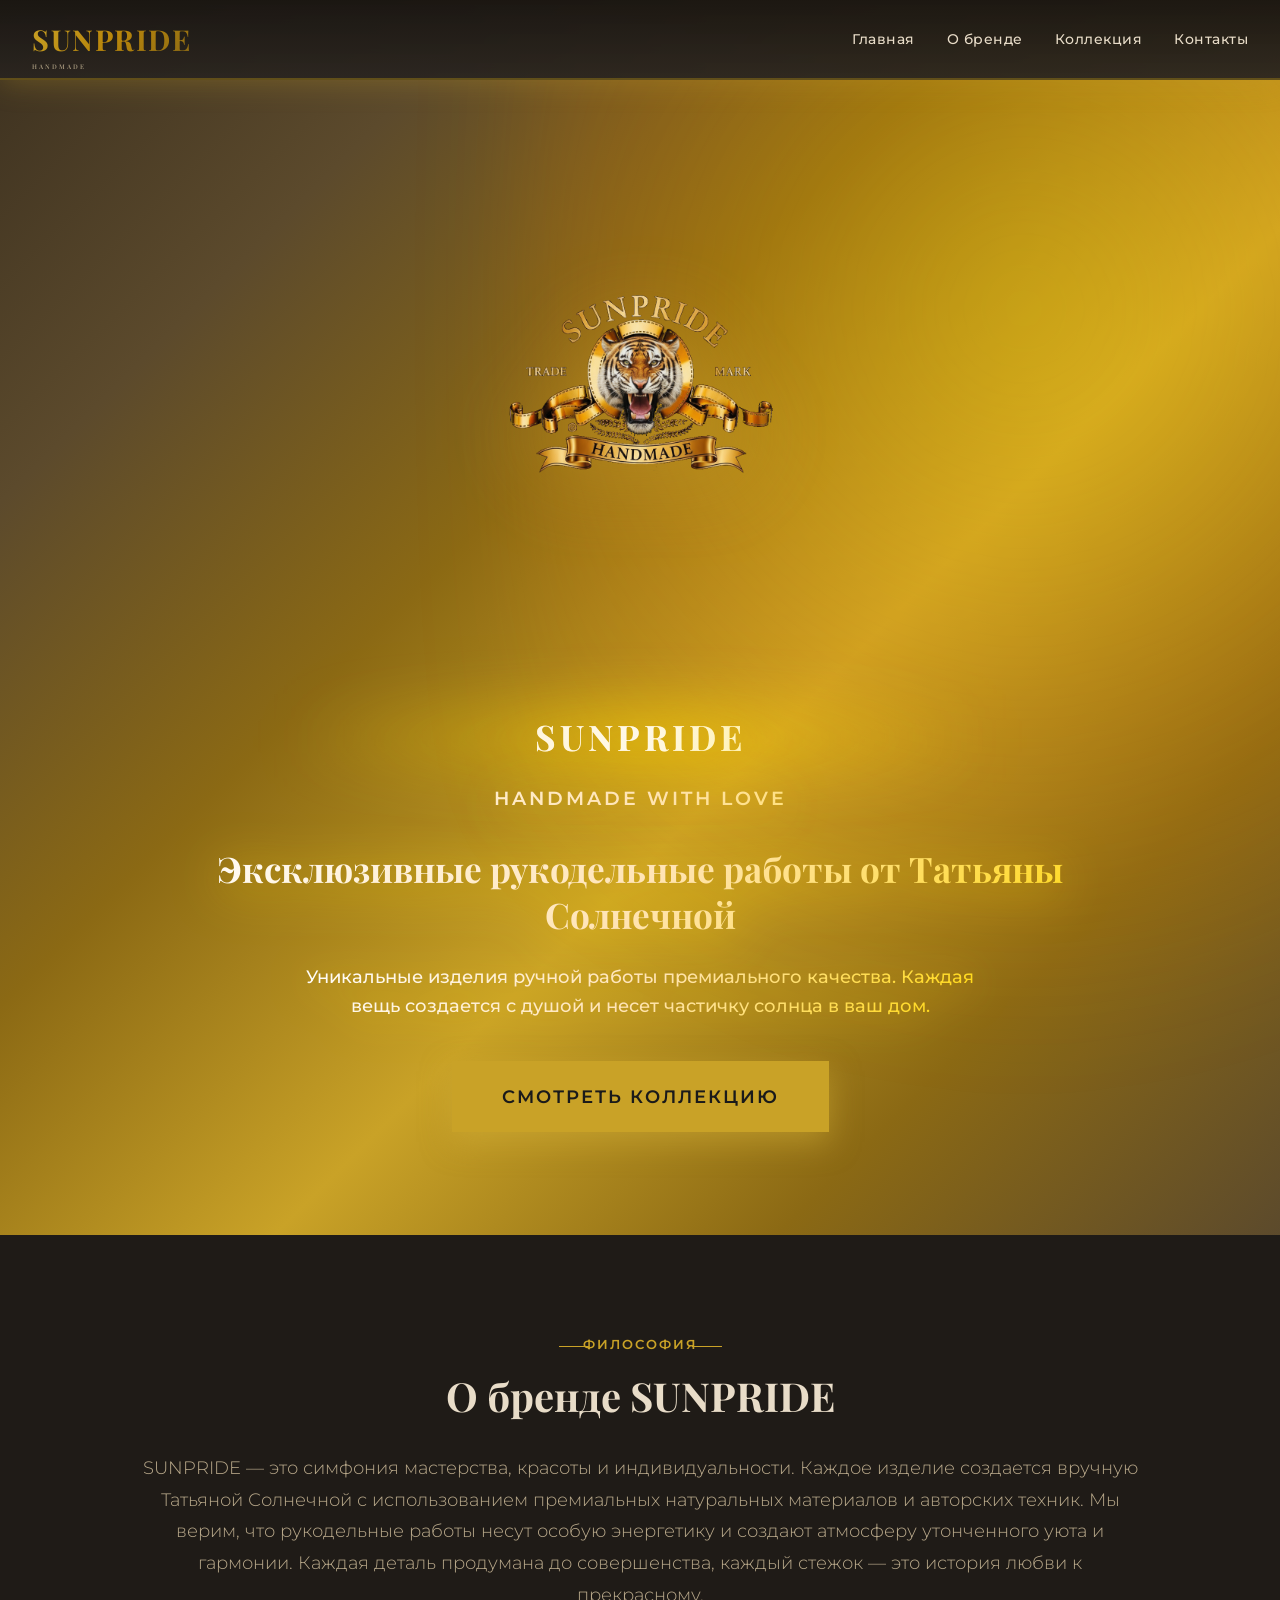
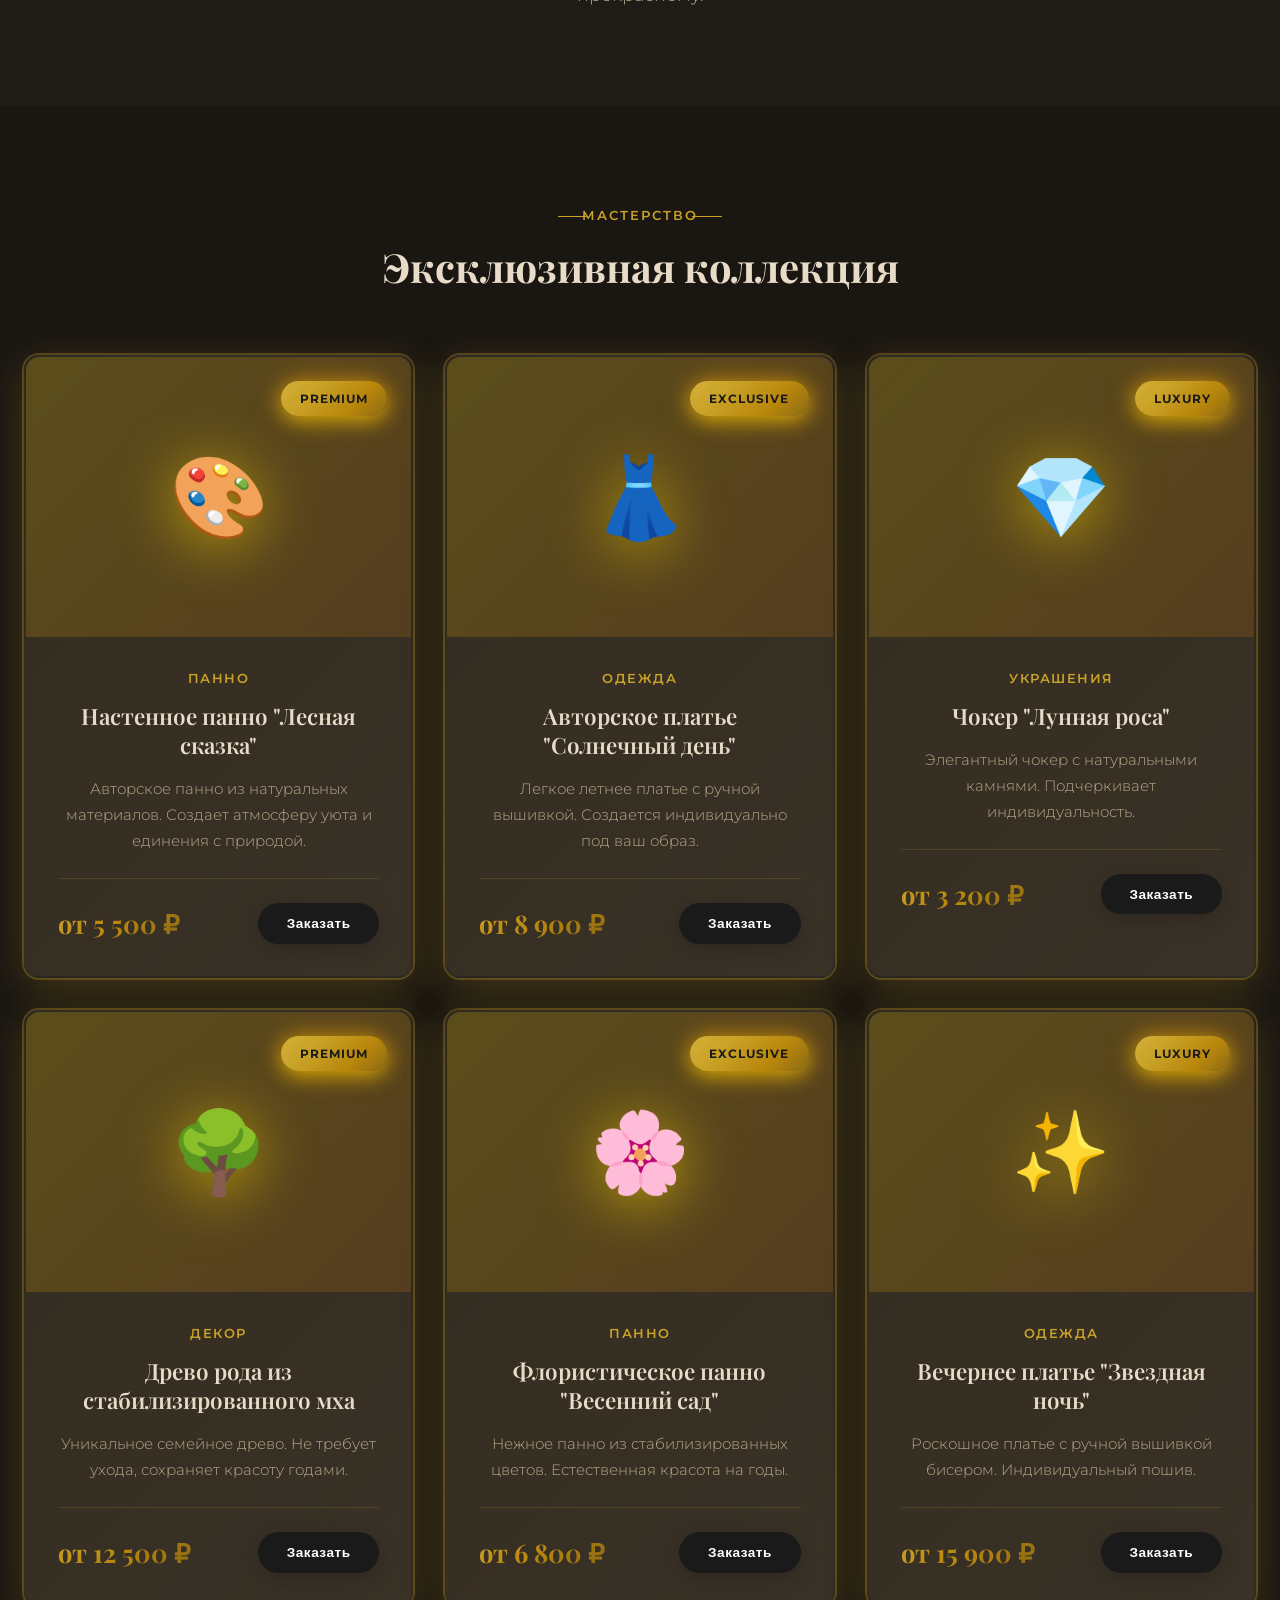
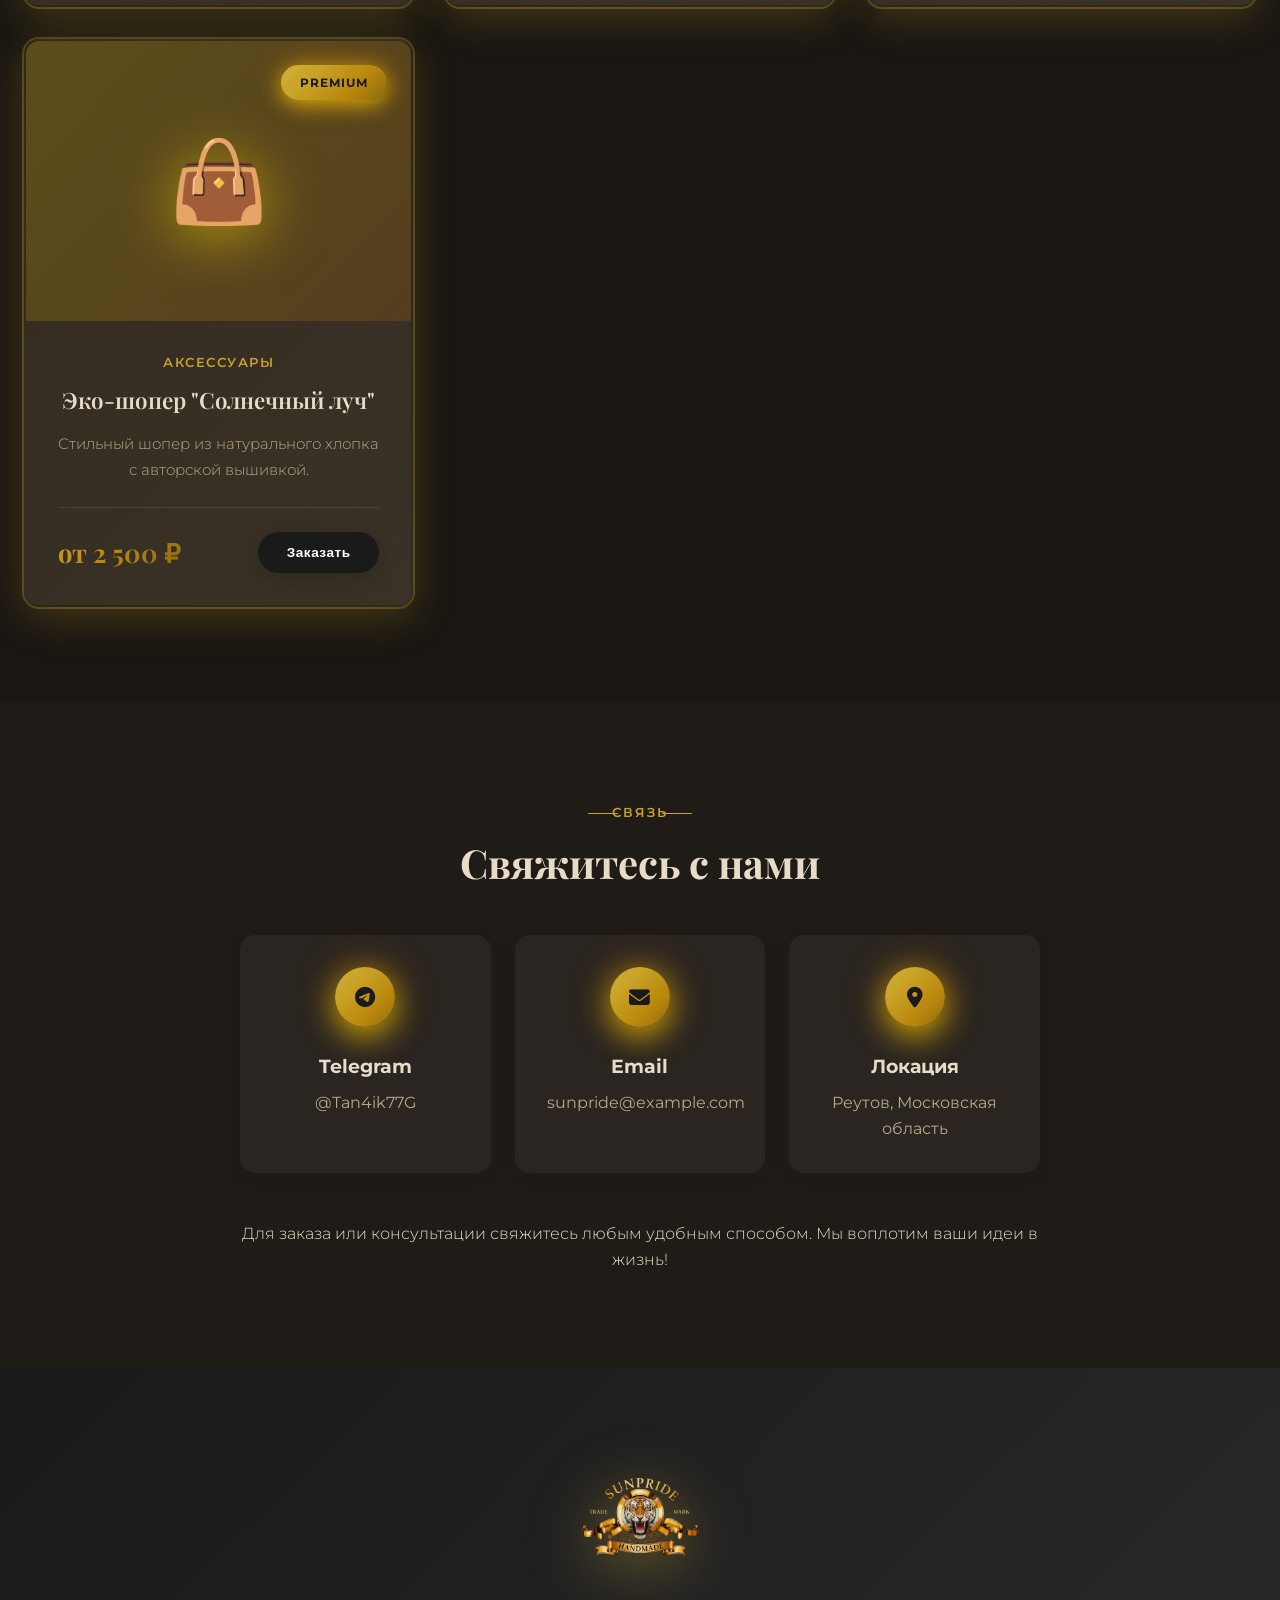
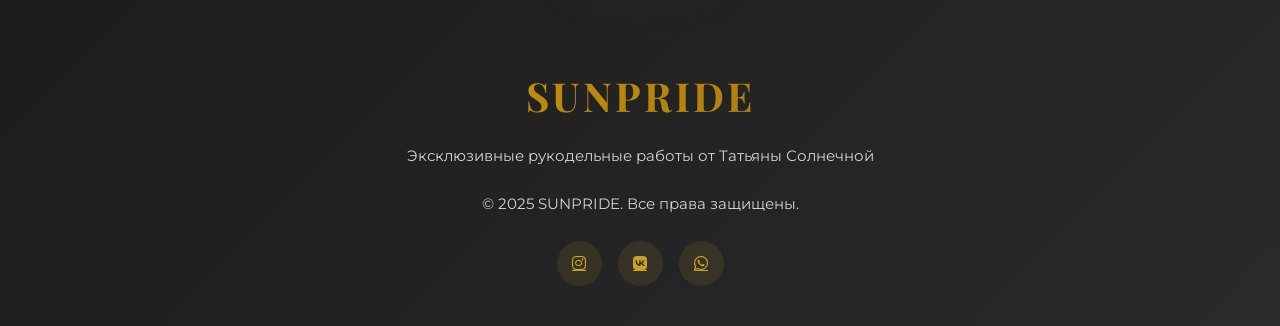
<file: index.legacy.html>
<!DOCTYPE html>
<html lang="ru">
<head>
    <meta charset="UTF-8">
    <meta name="viewport" content="width=device-width, initial-scale=1.0">
    <title>SUNPRIDE - Эксклюзивные рукодельные работы</title>
    <link rel="stylesheet" href="https://cdnjs.cloudflare.com/ajax/libs/font-awesome/6.4.0/css/all.min.css">
    <style>
        @import url('https://fonts.googleapis.com/css2?family=Playfair+Display:wght@400;500;600;700;900&family=Montserrat:wght@300;400;500;600;700;800&display=swap');
        
        :root {
            /* Палитра под логотип (темное золото + бронза + черный) */
            --color-gold: #C9A227;
            --color-gold-light: #D4AF37;
            --color-gold-dark: #8B6914;
            --color-orange: #CC7000;
            --color-amber: #D4A017;
            --color-sun-yellow: #D4A017;
            --color-cream: #2A2520;
            --color-cream-dark: #352F28;
            --color-charcoal: #1A1A1A;
            --color-charcoal-light: #2A2A2A;
            --color-text: #E8DCC8;
            --color-text-light: #B8A88A;
            --color-white: #FFFFFF;
            
            /* Темные золотые градиенты */
            --gradient-gold: linear-gradient(135deg, #C9A227 0%, #B8860B 50%, #8B6914 100%);
            --gradient-sun: linear-gradient(135deg, #D4AF37 0%, #C9A227 30%, #B8860B 70%, #8B6914 100%);
            --gradient-luxury: linear-gradient(135deg, #D4AF37 0%, #C9A227 50%, #B8860B 100%);
            --gradient-overlay: linear-gradient(135deg, rgba(201, 162, 39, 0.15) 0%, rgba(139, 105, 20, 0.1) 100%);
            
            /* Типографика */
            --font-display: 'Playfair Display', Georgia, serif;
            --font-base: 'Montserrat', -apple-system, BlinkMacSystemFont, sans-serif;
            
            /* Солнечные эффекты */
            --shadow-luxury: 0 20px 60px rgba(255, 215, 0, 0.4);
            --shadow-premium: 0 10px 40px rgba(255, 140, 0, 0.25);
            --shadow-soft: 0 5px 20px rgba(255, 215, 0, 0.15);
            --shadow-glow: 0 0 40px rgba(255, 215, 0, 0.6);
        }

        * {
            margin: 0;
            padding: 0;
            box-sizing: border-box;
        }

        body {
            font-family: var(--font-base);
            color: var(--color-text);
            background-color: #1A1612;
            line-height: 1.6;
            overflow-x: hidden;
            font-weight: 400;
            font-size: 16px; /* Базовый размер шрифта для лучшей читаемости */
        }

        /* === ПРЕМИАЛЬНЫЙ ХЕДЕР === */
        .header {
            background: linear-gradient(180deg, rgba(26, 22, 18, 0.98) 0%, rgba(42, 37, 32, 0.95) 100%);
            padding: 1rem 0;
            position: fixed;
            top: 0;
            width: 100%;
            z-index: 1000;
            box-shadow: 0 2px 30px rgba(201, 162, 39, 0.3);
            backdrop-filter: blur(15px);
            transition: all 0.6s cubic-bezier(0.4, 0, 0.2, 1);
            border-bottom: 2px solid rgba(201, 162, 39, 0.4);
        }

        .header.scrolled {
            padding: 0.7rem 0;
            background: linear-gradient(180deg, rgba(26, 22, 18, 0.98) 0%, rgba(42, 37, 32, 0.95) 100%);
            box-shadow: 0 5px 40px rgba(201, 162, 39, 0.5);
        }

        .header-content {
            max-width: 1400px;
            margin: 0 auto;
            padding: 0 2rem;
            display: flex;
            justify-content: space-between;
            align-items: center;
        }

        .logo {
            display: flex;
            align-items: center;
            gap: 1rem;
            text-decoration: none;
            transition: all 0.4s ease;
            position: relative;
        }

        .logo-svg {
            width: 80px; /* Увеличил логотип в хедере */
            height: 80px;
            filter: drop-shadow(0 5px 25px rgba(255, 215, 0, 0.6));
            transition: all 0.5s cubic-bezier(0.4, 0, 0.2, 1);
            flex-shrink: 0;
        }

        /* Анимация тигрицы как в MGM */
        @keyframes tigerBreathing {
            0%, 100% { 
                transform: translateY(0) scale(1);
                filter: drop-shadow(0 5px 25px rgba(255, 215, 0, 0.6));
            }
            50% { 
                transform: translateY(-5px) scale(1.02);
                filter: drop-shadow(0 10px 40px rgba(255, 215, 0, 0.9));
            }
        }

        .animated-tiger-logo {
            animation: tigerBreathing 4s ease-in-out infinite;
        }

        .logo:hover .logo-svg {
            transform: scale(1.05);
            filter: drop-shadow(0 10px 40px rgba(255, 215, 0, 0.8));
        }

        .logo-text {
            font-family: var(--font-display);
            font-size: 1.8rem; /* Увеличил текст логотипа */
            font-weight: 700;
            letter-spacing: 1.5px;
            background: var(--gradient-gold);
            -webkit-background-clip: text;
            -webkit-text-fill-color: transparent;
            background-clip: text;
            position: relative;
        }

        .logo-text::after {
            content: 'HANDMADE';
            position: absolute;
            bottom: -10px;
            left: 0;
            font-size: 0.4rem;
            font-weight: 500;
            letter-spacing: 2px;
            color: var(--color-text-light);
            -webkit-text-fill-color: var(--color-text-light);
        }

        .nav {
            display: flex;
            gap: 2rem;
        }

        .nav a {
            color: var(--color-text);
            text-decoration: none;
            font-weight: 500;
            font-size: 0.9rem;
            letter-spacing: 0.5px;
            transition: all 0.3s ease;
            position: relative;
            padding: 0.5rem 0;
        }

        .nav a::after {
            content: '';
            position: absolute;
            bottom: 0;
            left: 0;
            width: 0;
            height: 2px;
            background: var(--gradient-gold);
            transition: width 0.4s cubic-bezier(0.4, 0, 0.2, 1);
        }

        .nav a:hover {
            color: var(--color-gold);
        }

        .nav a:hover::after {
            width: 100%;
        }

        .menu-toggle {
            display: none;
            flex-direction: column;
            gap: 5px;
            cursor: pointer;
            background: transparent;
            border: none;
            padding: 5px;
        }

        .menu-toggle span {
            width: 25px;
            height: 2px;
            background: var(--color-gold);
            transition: all 0.3s ease;
        }

        /* === СОЛНЕЧНЫЙ ГЕРОЙ === */
        .hero {
            position: relative;
            background: linear-gradient(135deg, #3A2F1F 0%, #5C4A2C 20%, #8B6914 40%, #C9A227 60%, #8B6914 80%, #5C4A2C 100%);
            padding: 12rem 1rem 6rem;
            text-align: center;
            overflow: hidden;
            min-height: 100vh;
            display: flex;
            align-items: center;
            justify-content: center;
        }

        .hero::before {
            content: '';
            position: absolute;
            top: -50%;
            right: -20%;
            width: 80%;
            height: 150%;
            background: radial-gradient(circle, rgba(255, 215, 0, 0.3) 0%, rgba(255, 140, 0, 0.15) 40%, transparent 70%);
            animation: floatSlow 30s ease-in-out infinite;
            filter: blur(50px);
        }

        @keyframes floatSlow {
            0%, 100% { transform: translate(0, 0) rotate(0deg); }
            33% { transform: translate(50px, -30px) rotate(10deg); }
            66% { transform: translate(-30px, 50px) rotate(-5deg); }
        }

        .hero-content {
            max-width: 1000px;
            margin: 0 auto;
            position: relative;
            z-index: 2;
        }

        .hero-logo-container {
            margin-bottom: 2rem;
            animation: fadeInScale 1.2s cubic-bezier(0.4, 0, 0.2, 1);
        }

        @keyframes fadeInScale {
            from {
                opacity: 0;
                transform: scale(0.8) translateY(30px);
            }
            to {
                opacity: 1;
                transform: scale(1) translateY(0);
            }
        }

        .hero-logo-svg {
            width: 450px; /* Увеличил логотип в герое */
            height: 450px;
            filter: drop-shadow(0 15px 50px rgba(255, 215, 0, 0.8));
            animation: gentleFloat 6s ease-in-out infinite;
            margin: 0 auto 2rem;
        }

        /* Усиленная анимация для героя */
        .animated-tiger-logo-hero {
            animation: tigerBreathing 4s ease-in-out infinite, gentleFloat 6s ease-in-out infinite;
        }

        @keyframes gentleFloat {
            0%, 100% { transform: translateY(0) scale(1); }
            50% { transform: translateY(-15px) scale(1.02); }
        }

        .hero-brand-name {
            font-family: var(--font-display);
            font-size: 4.5rem; /* Увеличил название бренда */
            font-weight: 900;
            letter-spacing: 4px;
            margin-bottom: 1rem;
            background: linear-gradient(135deg, #FFFFFF 0%, #FFE4B5 50%, #FFD700 100%);
            -webkit-background-clip: text;
            -webkit-text-fill-color: transparent;
            background-clip: text;
            text-shadow: none;
            filter: drop-shadow(0 8px 30px rgba(255, 215, 0, 0.9));
            animation: fadeInUp 1s ease 0.3s both, luxuryShimmer 3s ease-in-out infinite;
            position: relative;
        }

        .hero-brand-name::before {
            content: 'SUNPRIDE';
            position: absolute;
            top: 0;
            left: 0;
            right: 0;
            background: linear-gradient(90deg, 
                transparent 0%, 
                rgba(255, 255, 255, 0.8) 25%, 
                rgba(255, 215, 0, 0.9) 50%, 
                rgba(255, 255, 255, 0.8) 75%, 
                transparent 100%);
            background-size: 200% 100%;
            -webkit-background-clip: text;
            -webkit-text-fill-color: transparent;
            background-clip: text;
            animation: shimmerSlide 4s linear infinite;
            z-index: 2;
        }

        .hero-brand-name::after {
            content: '';
            position: absolute;
            top: 50%;
            left: 50%;
            width: 100%;
            height: 100%;
            background: radial-gradient(circle, rgba(255, 215, 0, 0.4) 0%, transparent 70%);
            filter: blur(30px);
            animation: glowPulse 2s ease-in-out infinite;
            z-index: -1;
            transform: translate(-50%, -50%);
        }

        @keyframes luxuryShimmer {
            0%, 100% { 
                filter: drop-shadow(0 8px 30px rgba(255, 215, 0, 0.9)) 
                        drop-shadow(0 0 20px rgba(255, 215, 0, 0.6));
            }
            50% { 
                filter: drop-shadow(0 10px 40px rgba(255, 255, 255, 1)) 
                        drop-shadow(0 0 40px rgba(255, 215, 0, 1));
            }
        }

        @keyframes shimmerSlide {
            0% { background-position: -200% 0; }
            100% { background-position: 200% 0; }
        }

        @keyframes glowPulse {
            0%, 100% { 
                opacity: 0.6;
                transform: translate(-50%, -50%) scale(1);
            }
            50% { 
                opacity: 1;
                transform: translate(-50%, -50%) scale(1.2);
            }
        }

        @keyframes fadeInUp {
            from {
                opacity: 0;
                transform: translateY(30px);
            }
            to {
                opacity: 1;
                transform: translateY(0);
            }
        }

        .hero-subtitle {
            font-size: 1.2rem;
            letter-spacing: 3px;
            text-transform: uppercase;
            background: linear-gradient(135deg, #FFFFFF 0%, #FFE4B5 50%, #FFD700 100%);
            -webkit-background-clip: text;
            -webkit-text-fill-color: transparent;
            background-clip: text;
            margin-bottom: 2rem;
            font-weight: 600;
            text-shadow: none;
            filter: drop-shadow(0 6px 25px rgba(255, 215, 0, 0.8));
            animation: fadeInUp 1s ease 0.5s both;
        }

        .hero h1 {
            font-family: var(--font-display);
            font-size: 2.2rem;
            font-weight: 700;
            line-height: 1.3;
            background: linear-gradient(135deg, #FFFFFF 0%, #FFE4B5 50%, #FFD700 100%);
            -webkit-background-clip: text;
            -webkit-text-fill-color: transparent;
            background-clip: text;
            margin-bottom: 1.5rem;
            text-shadow: none;
            filter: drop-shadow(0 6px 25px rgba(255, 215, 0, 0.8));
            animation: fadeInUp 1s ease 0.7s both;
        }

        .hero p {
            font-size: 1.1rem;
            background: linear-gradient(135deg, #FFFFFF 0%, #FFE4B5 50%, #FFD700 100%);
            -webkit-background-clip: text;
            -webkit-text-fill-color: transparent;
            background-clip: text;
            max-width: 700px;
            margin: 0 auto 2.5rem;
            line-height: 1.7;
            font-weight: 500;
            text-shadow: none;
            filter: drop-shadow(0 5px 20px rgba(255, 215, 0, 0.7));
            animation: fadeInUp 1s ease 0.9s both;
        }

        /* УЛУЧШЕННАЯ КНОПКА CTA ДЛЯ КОМПЬЮТЕРНОЙ ВЕРСИИ */
        .cta-button {
            display: inline-block;
            background: var(--color-gold); /* Сделал фон золотым по умолчанию */
            color: var(--color-charcoal); /* Текст темным для контраста */
            padding: 1.2rem 3rem; /* Увеличил размер кнопки */
            border: 2px solid var(--color-gold);
            border-radius: 0;
            text-decoration: none;
            font-weight: 600; /* Сделал текст жирнее */
            font-size: 1.1rem; /* Увеличил размер текста */
            letter-spacing: 2px;
            text-transform: uppercase;
            transition: all 0.4s cubic-bezier(0.4, 0, 0.2, 1);
            position: relative;
            overflow: hidden;
            animation: fadeInUp 1s ease 1.1s both;
            font-family: var(--font-base);
            box-shadow: 0 10px 30px rgba(212, 175, 55, 0.5); /* Добавил тень для выделения */
        }

        .cta-button::before {
            content: '';
            position: absolute;
            top: 0;
            left: -100%;
            width: 100%;
            height: 100%;
            background: var(--color-charcoal); /* Инвертируем цвета при наведении */
            transition: left 0.5s cubic-bezier(0.4, 0, 0.2, 1);
            z-index: -1;
        }

        .cta-button:hover::before {
            left: 0;
        }

        .cta-button:hover {
            color: var(--color-gold); /* Текст становится золотым при наведении */
            border-color: var(--color-gold);
            transform: translateY(-5px); /* Более заметное поднятие */
            box-shadow: 0 15px 40px rgba(212, 175, 55, 0.7); /* Усиленная тень при наведении */
        }

        /* === ПРЕМИАЛЬНАЯ СЕКЦИЯ "О БРЕНДЕ" === */
        .about {
            padding: 6rem 1.5rem;
            background: #1F1B17;
            position: relative;
        }

        .about-content {
            max-width: 1000px;
            margin: 0 auto;
            text-align: center;
        }

        .section-label {
            display: inline-block;
            color: var(--color-gold);
            font-size: 0.8rem;
            letter-spacing: 2px;
            text-transform: uppercase;
            font-weight: 600;
            margin-bottom: 1rem;
            position: relative;
            padding: 0 1.5rem;
        }

        .section-label::before,
        .section-label::after {
            content: '';
            position: absolute;
            top: 50%;
            width: 30px;
            height: 1px;
            background: var(--color-gold);
        }

        .section-label::before {
            left: 0;
        }

        .section-label::after {
            right: 0;
        }

        .section-title {
            font-family: var(--font-display);
            font-size: 2.5rem;
            font-weight: 700;
            color: var(--color-text);
            margin-bottom: 2rem;
            line-height: 1.2;
        }

        .about-text {
            font-size: 1.1rem;
            line-height: 1.8;
            color: var(--color-text-light);
            font-weight: 300;
        }

        /* === ПРЕМИАЛЬНЫЕ КАРТОЧКИ ТОВАРОВ === */
        .products {
            padding: 6rem 1.5rem;
            background: #1A1612;
        }

        .products-container {
            max-width: 1400px;
            margin: 0 auto;
        }

        .products-grid {
            display: grid;
            grid-template-columns: repeat(auto-fit, minmax(320px, 1fr));
            gap: 2rem;
            margin-top: 4rem;
        }

        .product-card {
            background: linear-gradient(135deg, #2A2520 0%, #352F28 100%);
            border-radius: 15px;
            overflow: hidden;
            box-shadow: 0 10px 40px rgba(201, 162, 39, 0.25), 0 0 0 2px rgba(201, 162, 39, 0.3);
            transition: all 0.6s cubic-bezier(0.4, 0, 0.2, 1);
            cursor: pointer;
            position: relative;
            border: 2px solid transparent;
        }

        .product-card::before {
            content: '';
            position: absolute;
            top: 0;
            left: 0;
            right: 0;
            bottom: 0;
            background: var(--gradient-gold);
            opacity: 0.05;
            transition: opacity 0.6s ease;
            z-index: 0;
            border-radius: 15px;
        }

        .product-card::after {
            content: '';
            position: absolute;
            top: -50%;
            right: -50%;
            width: 200%;
            height: 200%;
            background: radial-gradient(circle, rgba(255, 215, 0, 0.3) 0%, transparent 70%);
            opacity: 0;
            transition: all 0.8s ease;
            z-index: 0;
            pointer-events: none;
        }

        .product-card:hover {
            transform: translateY(-15px) scale(1.02);
            box-shadow: 0 20px 60px rgba(255, 215, 0, 0.4), 0 0 80px rgba(255, 140, 0, 0.3), 0 0 0 3px rgba(255, 215, 0, 0.5);
            border-color: rgba(255, 215, 0, 0.6);
        }

        .product-card:hover::before {
            opacity: 0.12;
        }

        .product-card:hover::after {
            opacity: 1;
            animation: sunRays 3s ease-in-out infinite;
        }

        @keyframes sunRays {
            0%, 100% { 
                transform: rotate(0deg) scale(1);
                opacity: 0.6;
            }
            50% { 
                transform: rotate(180deg) scale(1.1);
                opacity: 0.8;
            }
        }

        .product-image-container {
            width: 100%;
            height: 280px;
            background: linear-gradient(135deg, rgba(255, 215, 0, 0.2) 0%, rgba(255, 140, 0, 0.15) 100%);
            display: flex;
            align-items: center;
            justify-content: center;
            position: relative;
            overflow: hidden;
        }

        .product-image-container::before {
            content: '';
            position: absolute;
            top: -50%;
            left: -50%;
            width: 200%;
            height: 200%;
            background: radial-gradient(circle at center, rgba(255, 215, 0, 0.4) 0%, transparent 60%);
            animation: rotateLight 15s linear infinite;
            opacity: 0;
            transition: opacity 0.6s ease;
        }

        .product-card:hover .product-image-container::before {
            opacity: 1;
        }

        @keyframes rotateLight {
            from { transform: rotate(0deg); }
            to { transform: rotate(360deg); }
        }

        .product-icon {
            font-size: 5rem;
            filter: drop-shadow(0 8px 30px rgba(255, 215, 0, 0.6));
            transition: all 0.6s ease;
            position: relative;
            z-index: 2;
        }

        .product-card:hover .product-icon {
            transform: scale(1.15) rotate(5deg);
            filter: drop-shadow(0 15px 50px rgba(255, 215, 0, 0.9));
            animation: iconPulse 2s ease-in-out infinite;
        }

        @keyframes iconPulse {
            0%, 100% { transform: scale(1.15) rotate(5deg); }
            50% { transform: scale(1.2) rotate(-5deg); }
        }

        .product-badge {
            position: absolute;
            top: 1.5rem;
            right: 1.5rem;
            background: var(--gradient-sun);
            color: var(--color-charcoal);
            padding: 0.5rem 1.2rem;
            border-radius: 50px;
            font-size: 0.75rem;
            font-weight: 700;
            letter-spacing: 1px;
            text-transform: uppercase;
            box-shadow: 0 5px 20px rgba(255, 215, 0, 0.6), 0 0 30px rgba(255, 140, 0, 0.4);
        }

        .product-info {
            padding: 2rem;
            position: relative;
            z-index: 1;
        }

        .product-category {
            color: var(--color-gold);
            font-size: 0.8rem;
            text-transform: uppercase;
            letter-spacing: 1.5px;
            margin-bottom: 0.8rem;
            font-weight: 600;
        }

        .product-name {
            font-family: var(--font-display);
            font-size: 1.4rem;
            font-weight: 600;
            color: var(--color-text);
            margin-bottom: 1rem;
            line-height: 1.3;
        }

        .product-description {
            color: var(--color-text-light);
            line-height: 1.7;
            margin-bottom: 1.5rem;
            font-weight: 300;
            font-size: 0.95rem;
        }

        .product-footer {
            display: flex;
            justify-content: space-between;
            align-items: center;
            padding-top: 1.5rem;
            border-top: 1px solid rgba(212, 175, 55, 0.15);
        }

        .product-price {
            font-family: var(--font-display);
            font-size: 1.6rem;
            font-weight: 700;
            background: var(--gradient-gold);
            -webkit-background-clip: text;
            -webkit-text-fill-color: transparent;
            background-clip: text;
        }

        .order-button {
            background: var(--color-charcoal);
            color: var(--color-white);
            padding: 0.8rem 1.8rem;
            border-radius: 50px;
            text-decoration: none;
            font-weight: 600;
            font-size: 0.85rem;
            letter-spacing: 0.5px;
            transition: all 0.4s cubic-bezier(0.4, 0, 0.2, 1);
            border: none;
            cursor: pointer;
            box-shadow: 0 5px 20px rgba(0, 0, 0, 0.2);
        }

        .order-button:hover {
            background: var(--color-gold);
            transform: scale(1.05);
            box-shadow: 0 8px 30px rgba(212, 175, 55, 0.5);
        }

        /* === МОДАЛЬНОЕ ОКНО === */
        .modal {
            display: none;
            position: fixed;
            top: 0;
            left: 0;
            width: 100%;
            height: 100%;
            background: rgba(0, 0, 0, 0.85);
            z-index: 2000;
            align-items: center;
            justify-content: center;
            padding: 1rem;
            backdrop-filter: blur(10px);
        }

        .modal.active {
            display: flex;
            animation: fadeIn 0.4s ease;
        }

        @keyframes fadeIn {
            from { opacity: 0; }
            to { opacity: 1; }
        }

        .modal-content {
            background: var(--color-white);
            border-radius: 20px;
            max-width: 800px;
            width: 100%;
            max-height: 90vh;
            overflow-y: auto;
            position: relative;
            animation: modalSlide 0.5s cubic-bezier(0.4, 0, 0.2, 1);
            box-shadow: 0 25px 70px rgba(0, 0, 0, 0.3);
        }

        @keyframes modalSlide {
            from {
                opacity: 0;
                transform: translateY(-50px) scale(0.95);
            }
            to {
                opacity: 1;
                transform: translateY(0) scale(1);
            }
        }

        .modal-image-container {
            width: 100%;
            height: 350px;
            background: linear-gradient(135deg, rgba(212, 175, 55, 0.1) 0%, rgba(183, 110, 121, 0.08) 100%);
            display: flex;
            align-items: center;
            justify-content: center;
            position: relative;
        }

        .modal-icon {
            font-size: 6rem;
            filter: drop-shadow(0 10px 30px rgba(212, 175, 55, 0.4));
        }

        .modal-info {
            padding: 2.5rem;
        }

        .modal-close {
            position: absolute;
            top: 1.5rem;
            right: 1.5rem;
            background: var(--color-white);
            border: none;
            font-size: 1.5rem;
            cursor: pointer;
            width: 40px;
            height: 40px;
            border-radius: 50%;
            display: flex;
            align-items: center;
            justify-content: center;
            box-shadow: 0 5px 20px rgba(0, 0, 0, 0.2);
            transition: all 0.3s ease;
            z-index: 10;
            color: var(--color-text);
        }

        .modal-close:hover {
            transform: rotate(90deg) scale(1.1);
            background: var(--color-gold);
            color: var(--color-white);
        }

        /* === КОНТАКТЫ === */
        .contact {
            padding: 6rem 1.5rem;
            background: #1F1B17;
        }

        .contact-content {
            max-width: 800px;
            margin: 0 auto;
            text-align: center;
        }

        .contact-grid {
            display: grid;
            grid-template-columns: repeat(auto-fit, minmax(250px, 1fr));
            gap: 1.5rem;
            margin-top: 3rem;
        }

        .contact-item {
            background: var(--color-cream);
            padding: 2rem;
            border-radius: 15px;
            transition: all 0.4s ease;
            box-shadow: 0 5px 20px rgba(0, 0, 0, 0.05);
        }

        .contact-item:hover {
            transform: translateY(-10px);
            box-shadow: 0 15px 40px rgba(212, 175, 55, 0.2);
        }

        .contact-icon {
            width: 60px;
            height: 60px;
            background: var(--gradient-sun);
            border-radius: 50%;
            display: flex;
            align-items: center;
            justify-content: center;
            margin: 0 auto 1.5rem;
            font-size: 1.3rem;
            color: var(--color-charcoal);
            box-shadow: 0 10px 30px rgba(255, 215, 0, 0.6), 0 0 40px rgba(255, 140, 0, 0.4);
        }

        .contact-item h3 {
            font-size: 1.2rem;
            margin-bottom: 0.5rem;
            color: var(--color-text);
        }

        .contact-item a, .contact-item span {
            color: var(--color-text-light);
            text-decoration: none;
            font-weight: 400;
            transition: color 0.3s ease;
        }

        .contact-item a:hover {
            color: var(--color-gold);
        }

        /* === ФУТЕР === */
        .footer {
            background: linear-gradient(135deg, #1A1A1A 0%, #2A2A2A 100%);
            color: var(--color-white);
            padding: 4rem 1.5rem 2.5rem;
            text-align: center;
        }

        .footer-logo-svg {
            width: 200px; /* Увеличил логотип в футере */
            height: 200px;
            filter: drop-shadow(0 10px 30px rgba(212, 175, 55, 0.5));
            margin: 0 auto 1.5rem;
        }

        .footer-brand {
            font-family: var(--font-display);
            font-size: 2.5rem; /* Увеличил текст бренда в футере */
            font-weight: 700;
            letter-spacing: 3px;
            margin-bottom: 1rem;
            background: var(--gradient-gold);
            -webkit-background-clip: text;
            -webkit-text-fill-color: transparent;
            background-clip: text;
        }

        .footer p {
            opacity: 0.8;
            margin-bottom: 1.5rem;
            font-size: 0.95rem;
        }

        .social-links {
            display: flex;
            gap: 1rem;
            justify-content: center;
            margin-top: 1.5rem;
        }

        .social-links a {
            width: 45px;
            height: 45px;
            background: rgba(212, 175, 55, 0.1);
            border-radius: 50%;
            display: flex;
            align-items: center;
            justify-content: center;
            color: var(--color-gold);
            transition: all 0.3s ease;
        }

        .social-links a:hover {
            background: var(--color-gold);
            color: var(--color-charcoal);
            transform: translateY(-5px);
        }

        /* === АДАПТИВНОСТЬ === */
        @media (max-width: 1200px) {
            .products-grid {
                grid-template-columns: repeat(2, 1fr);
                gap: 1.5rem;
            }
        }

        @media (max-width: 768px) {
            .header-content {
                padding: 0 1rem;
            }
            
            .menu-toggle {
                display: flex;
            }

            .nav {
                position: absolute;
                top: 100%;
                left: 0;
                right: 0;
                background: linear-gradient(180deg, rgba(26, 22, 18, 0.98) 0%, rgba(42, 37, 32, 0.95) 100%);
                flex-direction: column;
                padding: 1.5rem;
                box-shadow: 0 10px 30px rgba(255, 215, 0, 0.3);
                display: none;
                gap: 1rem;
                border-top: 2px solid rgba(255, 215, 0, 0.3);
                backdrop-filter: blur(15px);
            }

            .nav.active {
                display: flex;
            }

            .hero {
                padding: 8rem 1rem 4rem;
                min-height: auto;
            }

            .hero-logo-svg {
                width: 250px; /* Уменьшил для мобильных, но больше чем было */
                height: 250px;
            }

            .hero-brand-name {
                font-size: 3rem; /* Уменьшил для мобильных, но больше чем было */
                letter-spacing: 3px;
            }

            .hero h1 {
                font-size: 1.6rem;
            }

            .hero p {
                font-size: 1rem;
            }
            
            .hero-subtitle {
                font-size: 1rem;
                letter-spacing: 2px;
            }

            .section-title {
                font-size: 2rem;
            }

            .about, .products, .contact {
                padding: 4rem 1rem;
            }

            .products-grid {
                grid-template-columns: 1fr;
                gap: 1.5rem;
            }

            .product-card {
                max-width: 100%;
            }

            .product-image-container {
                height: 220px;
            }

            .product-icon {
                font-size: 3.5rem;
            }

            .contact-grid {
                grid-template-columns: 1fr;
                gap: 1rem;
            }

            .modal-content {
                max-width: 95%;
                margin: 0.5rem;
            }

            .modal-image-container {
                height: 250px;
            }

            .modal-icon {
                font-size: 4rem;
            }

            .modal-info {
                padding: 1.5rem;
            }

            .footer {
                padding: 3rem 1rem 2rem;
            }

            .footer-logo-svg {
                width: 120px; /* Уменьшил для мобильных, но больше чем было */
                height: 120px;
            }

            .footer-brand {
                font-size: 2rem; /* Уменьшил для мобильных, но больше чем было */
            }
            
            /* Для мобильных возвращаем первоначальный стиль кнопки */
            .cta-button {
                background: transparent;
                color: var(--color-gold);
                padding: 1rem 2.5rem;
                font-size: 0.9rem;
                box-shadow: none;
            }
            
            .cta-button:hover {
                background: transparent;
                color: var(--color-charcoal);
                transform: translateY(-2px);
                box-shadow: 0 8px 25px rgba(212, 175, 55, 0.3);
            }
        }

        @media (max-width: 480px) {
            .hero-brand-name {
                font-size: 2.5rem;
            }

            .hero h1 {
                font-size: 1.4rem;
            }
            
            .hero p {
                font-size: 0.95rem;
            }
            
            .hero-subtitle {
                font-size: 0.9rem;
            }

            .cta-button {
                padding: 0.9rem 2rem;
                font-size: 0.85rem;
            }

            .section-title {
                font-size: 1.8rem;
            }

            .product-name {
                font-size: 1.2rem;
            }

            .product-price {
                font-size: 1.4rem;
            }
            
            .logo-text {
                font-size: 1.5rem; /* Уменьшил для очень маленьких экранов */
            }
            
            .logo-svg {
                width: 60px; /* Уменьшил для очень маленьких экранов */
                height: 60px;
            }
        }
    </style>
</head>
<body>
    <!-- ХЕДЕР -->
    <header class="header" id="header">
        <div class="header-content">
            <a href="#home" class="logo">
                <svg class="logo-svg" viewBox="0 0 240 240" xmlns="http://www.w3.org/2000/svg" style="display: none;">
                    <!-- SVG код логотипа остается без изменений -->
                </svg>
                <div class="logo-text">SUNPRIDE</div>
            </a>
            <nav class="nav" id="nav">
                <a href="#home">Главная</a>
                <a href="#about">О бренде</a>
                <a href="#products">Коллекция</a>
                <a href="#contact">Контакты</a>
            </nav>
            <button class="menu-toggle" id="menuToggle" aria-label="Открыть меню">
                <span></span>
                <span></span>
                <span></span>
            </button>
        </div>
    </header>

    <!-- ГЕРОЙ-СЕКЦИЯ -->
    <section class="hero" id="home">
        <div class="hero-content">
            <div class="hero-logo-container">
                <img src="https://makaka119911-oss.github.io/SUNPride/SUNPRIDE_logo3.png" class="hero-logo-svg animated-tiger-logo-hero" alt="SUNPRIDE Logo" style="width: 450px; height: 450px; object-fit: contain; filter: drop-shadow(0 15px 40px rgba(212, 175, 55, 0.4)); background: transparent;">
            </div>
            <h1 class="hero-brand-name" data-text="SUNPRIDE">SUNPRIDE</h1>
            <div class="hero-subtitle">Handmade with Love</div>
            <h1>Эксклюзивные рукодельные работы от Татьяны Солнечной</h1>
            <p>Уникальные изделия ручной работы премиального качества. Каждая вещь создается с душой и несет частичку солнца в ваш дом.</p>
            <a href="#products" class="cta-button">Смотреть коллекцию</a>
        </div>
    </section>

    <!-- О БРЕНДЕ -->
    <section class="about" id="about">
        <div class="about-content">
            <div class="section-label">Философия</div>
            <h2 class="section-title">О бренде SUNPRIDE</h2>
            <p class="about-text">
                SUNPRIDE — это симфония мастерства, красоты и индивидуальности. Каждое изделие создается вручную Татьяной Солнечной с использованием премиальных натуральных материалов и авторских техник. 
                Мы верим, что рукодельные работы несут особую энергетику и создают атмосферу утонченного уюта и гармонии. Каждая деталь продумана до совершенства, каждый стежок — это история любви к прекрасному.
            </p>
        </div>
    </section>

    <!-- КОЛЛЕКЦИЯ -->
    <section class="products" id="products">
        <div class="products-container" style="text-align: center;">
            <div class="section-label">Мастерство</div>
            <h2 class="section-title">Эксклюзивная коллекция</h2>

            <div class="products-grid">
                <!-- Панно -->
                <div class="product-card" onclick="openModal(0)">
                    <div class="product-image-container">
                        <div class="product-icon">🎨</div>
                        <div class="product-badge">Premium</div>
                    </div>
                    <div class="product-info">
                        <div class="product-category">Панно</div>
                        <h3 class="product-name">Настенное панно "Лесная сказка"</h3>
                        <p class="product-description">Авторское панно из натуральных материалов. Создает атмосферу уюта и единения с природой.</p>
                        <div class="product-footer">
                            <div class="product-price">от 5 500 ₽</div>
                            <button class="order-button" onclick="event.stopPropagation(); orderProduct(0)">Заказать</button>
                        </div>
                    </div>
                </div>

                <!-- Платье -->
                <div class="product-card" onclick="openModal(1)">
                    <div class="product-image-container">
                        <div class="product-icon">👗</div>
                        <div class="product-badge">Exclusive</div>
                    </div>
                    <div class="product-info">
                        <div class="product-category">Одежда</div>
                        <h3 class="product-name">Авторское платье "Солнечный день"</h3>
                        <p class="product-description">Легкое летнее платье с ручной вышивкой. Создается индивидуально под ваш образ.</p>
                        <div class="product-footer">
                            <div class="product-price">от 8 900 ₽</div>
                            <button class="order-button" onclick="event.stopPropagation(); orderProduct(1)">Заказать</button>
                        </div>
                    </div>
                </div>

                <!-- Чокер -->
                <div class="product-card" onclick="openModal(2)">
                    <div class="product-image-container">
                        <div class="product-icon">💎</div>
                        <div class="product-badge">Luxury</div>
                    </div>
                    <div class="product-info">
                        <div class="product-category">Украшения</div>
                        <h3 class="product-name">Чокер "Лунная роса"</h3>
                        <p class="product-description">Элегантный чокер с натуральными камнями. Подчеркивает индивидуальность.</p>
                        <div class="product-footer">
                            <div class="product-price">от 3 200 ₽</div>
                            <button class="order-button" onclick="event.stopPropagation(); orderProduct(2)">Заказать</button>
                        </div>
                    </div>
                </div>

                <!-- Древо -->
                <div class="product-card" onclick="openModal(3)">
                    <div class="product-image-container">
                        <div class="product-icon">🌳</div>
                        <div class="product-badge">Premium</div>
                    </div>
                    <div class="product-info">
                        <div class="product-category">Декор</div>
                        <h3 class="product-name">Древо рода из стабилизированного мха</h3>
                        <p class="product-description">Уникальное семейное древо. Не требует ухода, сохраняет красоту годами.</p>
                        <div class="product-footer">
                            <div class="product-price">от 12 500 ₽</div>
                            <button class="order-button" onclick="event.stopPropagation(); orderProduct(3)">Заказать</button>
                        </div>
                    </div>
                </div>

                <!-- Флористика -->
                <div class="product-card" onclick="openModal(4)">
                    <div class="product-image-container">
                        <div class="product-icon">🌸</div>
                        <div class="product-badge">Exclusive</div>
                    </div>
                    <div class="product-info">
                        <div class="product-category">Панно</div>
                        <h3 class="product-name">Флористическое панно "Весенний сад"</h3>
                        <p class="product-description">Нежное панно из стабилизированных цветов. Естественная красота на годы.</p>
                        <div class="product-footer">
                            <div class="product-price">от 6 800 ₽</div>
                            <button class="order-button" onclick="event.stopPropagation(); orderProduct(4)">Заказать</button>
                        </div>
                    </div>
                </div>

                <!-- Вечернее платье -->
                <div class="product-card" onclick="openModal(5)">
                    <div class="product-image-container">
                        <div class="product-icon">✨</div>
                        <div class="product-badge">Luxury</div>
                    </div>
                    <div class="product-info">
                        <div class="product-category">Одежда</div>
                        <h3 class="product-name">Вечернее платье "Звездная ночь"</h3>
                        <p class="product-description">Роскошное платье с ручной вышивкой бисером. Индивидуальный пошив.</p>
                        <div class="product-footer">
                            <div class="product-price">от 15 900 ₽</div>
                            <button class="order-button" onclick="event.stopPropagation(); orderProduct(5)">Заказать</button>
                        </div>
                    </div>
                </div>

                <!-- Шопер -->
                <div class="product-card" onclick="openModal(6)">
                    <div class="product-image-container">
                        <div class="product-icon">👜</div>
                        <div class="product-badge">Premium</div>
                    </div>
                    <div class="product-info">
                        <div class="product-category">Аксессуары</div>
                        <h3 class="product-name">Эко-шопер "Солнечный луч"</h3>
                        <p class="product-description">Стильный шопер из натурального хлопка с авторской вышивкой.</p>
                        <div class="product-footer">
                            <div class="product-price">от 2 500 ₽</div>
                            <button class="order-button" onclick="event.stopPropagation(); orderProduct(6)">Заказать</button>
                        </div>
                    </div>
                </div>
            </div>
        </div>
    </section>

    <!-- КОНТАКТЫ -->
    <section class="contact" id="contact">
        <div class="contact-content">
            <div class="section-label">Связь</div>
            <h2 class="section-title">Свяжитесь с нами</h2>
            <div class="contact-grid">
                <div class="contact-item">
                    <div class="contact-icon"><i class="fab fa-telegram"></i></div>
                    <h3>Telegram</h3>
                    <a href="https://t.me/Tan4ik77G" target="_blank">@Tan4ik77G</a>
                </div>
                <div class="contact-item">
                    <div class="contact-icon"><i class="fas fa-envelope"></i></div>
                    <h3>Email</h3>
                    <a href="mailto:sunpride@example.com">sunpride@example.com</a>
                </div>
                <div class="contact-item">
                    <div class="contact-icon"><i class="fas fa-map-marker-alt"></i></div>
                    <h3>Локация</h3>
                    <span>Реутов, Московская область</span>
                </div>
            </div>
            <p style="margin-top: 3rem; font-weight: 300;">
                Для заказа или консультации свяжитесь любым удобным способом. Мы воплотим ваши идеи в жизнь!
            </p>
        </div>
    </section>

    <!-- ФУТЕР -->
    <footer class="footer">
        <img src="https://makaka119911-oss.github.io/SUNPride/SUNPRIDE_logo3.png" class="footer-logo-svg animated-tiger-logo" alt="SUNPRIDE Logo" style="width: 200px; height: 200px; object-fit: contain; filter: drop-shadow(0 10px 30px rgba(212, 175, 55, 0.5)); background: transparent;">
        <div class="footer-brand">SUNPRIDE</div>
        <p>Эксклюзивные рукодельные работы от Татьяны Солнечной</p>
        <p>&copy; 2025 SUNPRIDE. Все права защищены.</p>
        <div class="social-links">
            <a href="#"><i class="fab fa-instagram"></i></a>
            <a href="#"><i class="fab fa-vk"></i></a>
            <a href="#"><i class="fab fa-whatsapp"></i></a>
        </div>
    </footer>

    <!-- МОДАЛЬНОЕ ОКНО -->
    <div class="modal" id="modal">
        <div class="modal-content">
            <button class="modal-close" onclick="closeModal()">&times;</button>
            <div class="modal-image-container">
                <div class="modal-icon" id="modalIcon"></div>
            </div>
            <div class="modal-info">
                <div class="product-category" id="modalCategory"></div>
                <h3 class="product-name" id="modalName"></h3>
                <p class="product-description" id="modalDescription"></p>
                <div style="margin-top: 2.5rem;">
                    <div class="product-price" id="modalPrice" style="margin-bottom: 1rem;"></div>
                    <p style="color: var(--color-text-light); margin-bottom: 2rem;">Для оформления заказа свяжитесь с нами удобным способом.</p>
                    <a href="#contact" class="cta-button" onclick="closeModal()">Связаться с нами</a>
                </div>
            </div>
        </div>
    </div>

    <script>
        const products = [
            {
                icon: '🎨',
                category: 'Панно',
                name: 'Настенное панно "Лесная сказка"',
                description: 'Авторское панно ручной работы из натуральных материалов. Размер 60x80 см. Идеально впишется в интерьер гостиной или спальни, создавая атмосферу уюта и единения с природой. Использованы экологически чистые материалы: джут, сухоцветы, натуральное дерево.',
                price: 'от 5 500 ₽'
            },
            {
                icon: '👗',
                category: 'Одежда',
                name: 'Авторское платье "Солнечный день"',
                description: 'Легкое летнее платье из натуральных тканей с ручной вышивкой. Размеры: S, M, L, XL. Каждое платье уникально и создается под заказ с учетом ваших пожеланий по цвету, узору и декору. Ткань: 100% хлопок или лен. Время изготовления: 10-14 дней.',
                price: 'от 8 900 ₽'
            },
            {
                icon: '💎',
                category: 'Украшения',
                name: 'Чокер "Лунная роса"',
                description: 'Элегантный чокер ручной работы с натуральными камнями и авторским плетением. Длина регулируется. Материалы: лунный камень, горный хрусталь, ювелирная проволока. Подчеркнет вашу индивидуальность и дополнит любой образ — от повседневного до вечернего.',
                price: 'от 3 200 ₽'
            },
            {
                icon: '🌳',
                category: 'Панно / Декор',
                name: 'Древо рода из стабилизированного мха',
                description: 'Уникальное семейное древо из натурального стабилизированного мха. Размеры: от 40x50 см до 100x120 см. Не требует полива и специального ухода, сохраняет свежесть и яркость годами. Возможно добавление фотографий членов семьи, имен, дат. Идеальный подарок для семьи.',
                price: 'от 12 500 ₽'
            },
            {
                icon: '🌸',
                category: 'Панно',
                name: 'Флористическое панно "Весенний сад"',
                description: 'Нежное панно из стабилизированных цветов и мха. Размер 50x70 см. Сохраняет естественную красоту растений на долгие годы без специального ухода. В композиции использованы розе, гортензии, лаванда, эвкалипт.',
                price: 'от 6 800 ₽'
            },
            {
                icon: '✨',
                category: 'Одежда',
                name: 'Вечернее платье "Звездная ночь"',
                description: 'Роскошное вечернее платье с ручной вышивкой бисером и пайетками.
</file>
